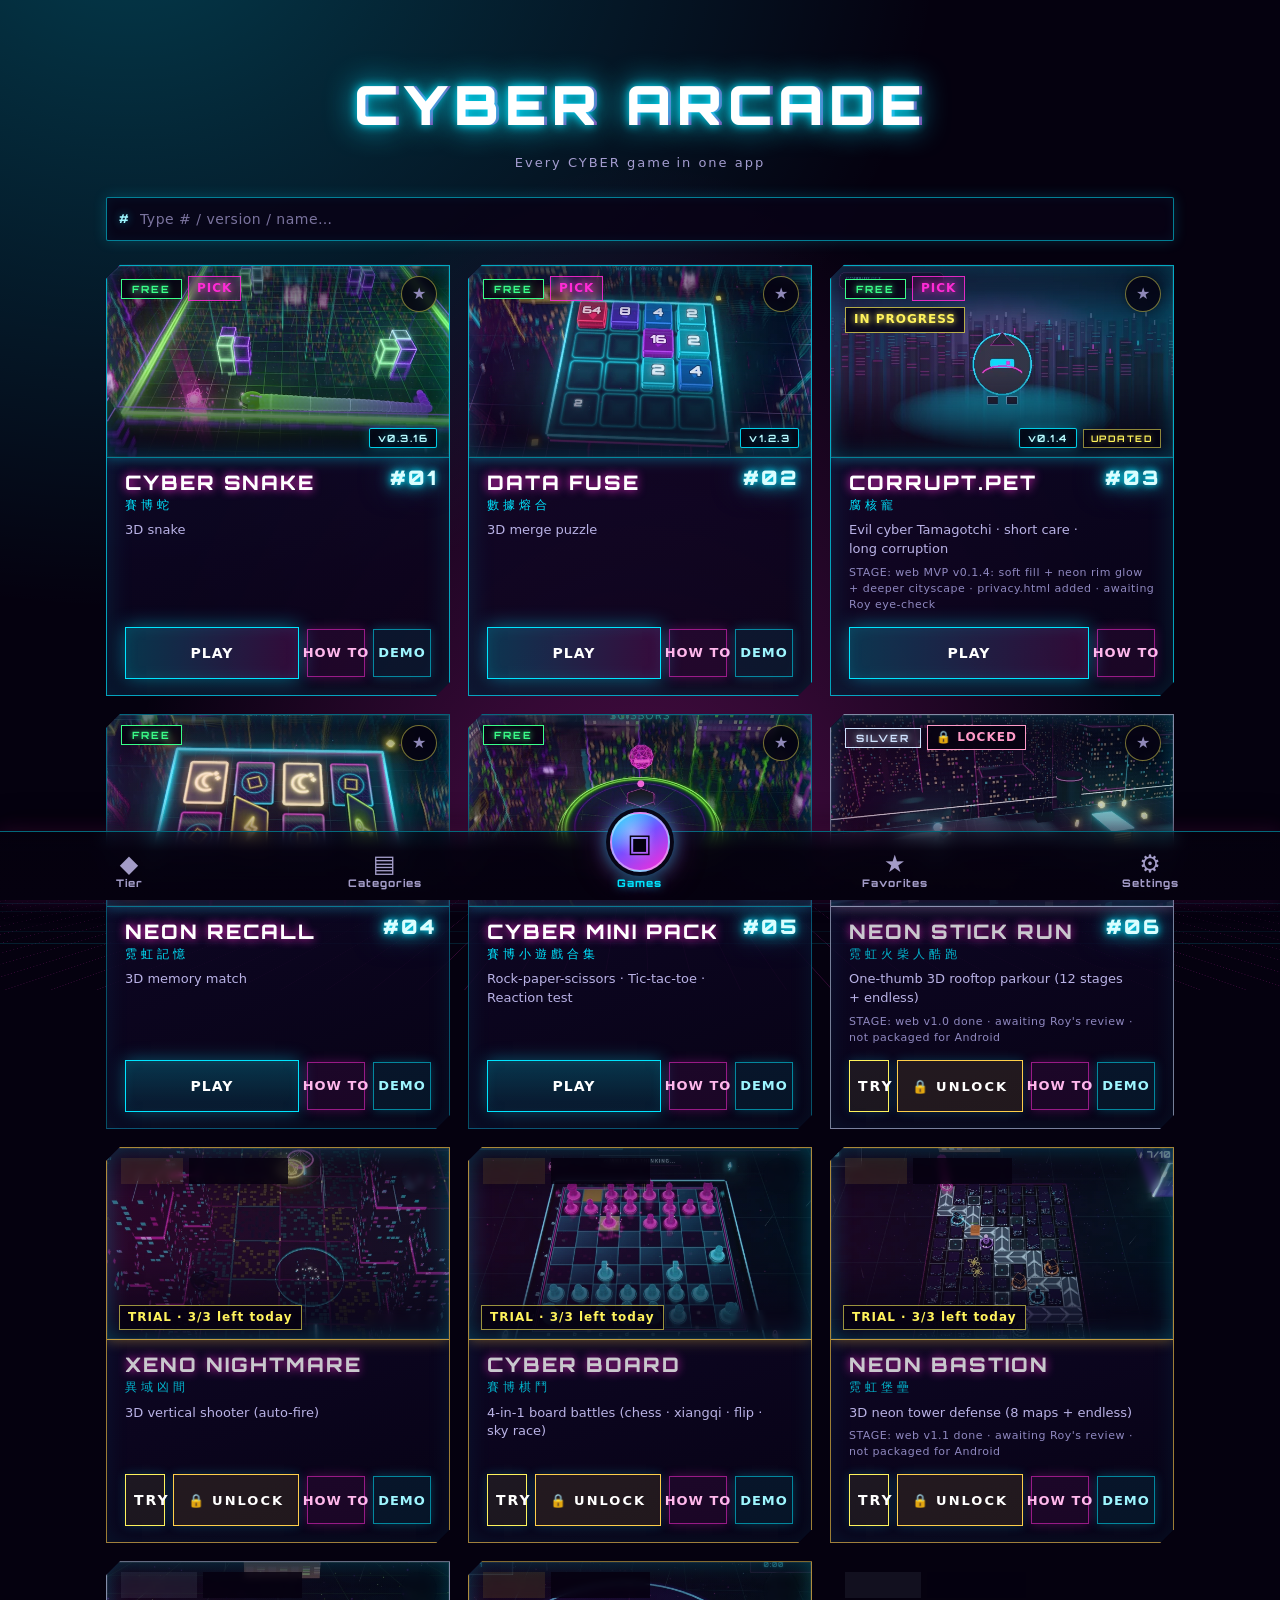
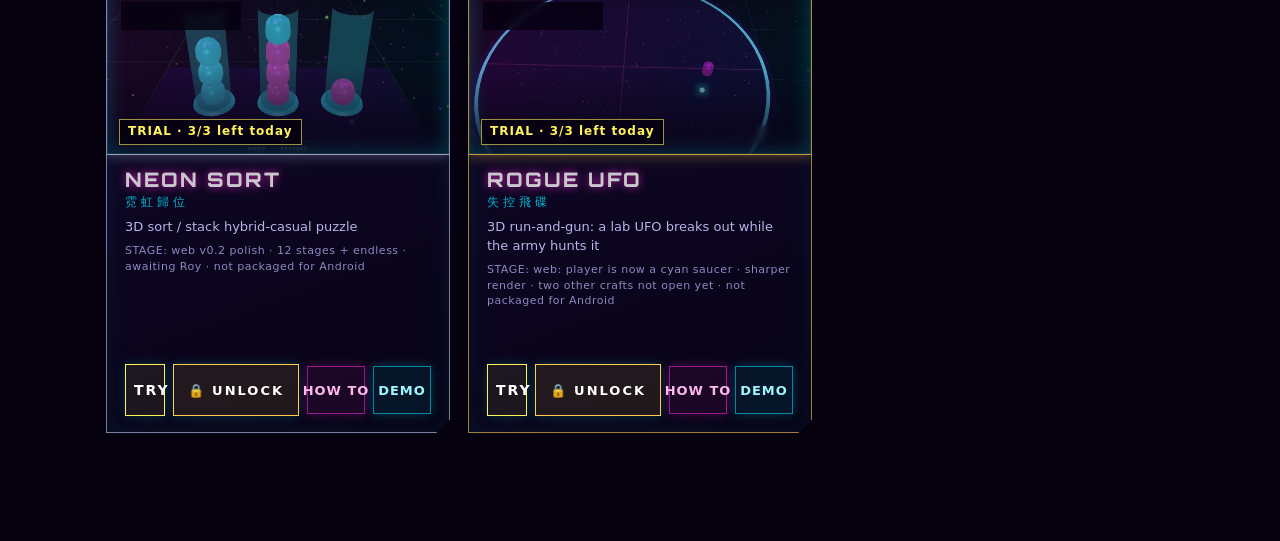
<file: index.html>
<!DOCTYPE html>
<html lang="zh-Hant-HK">
<head>
<meta charset="utf-8">
<!-- Root serves the real hub; old lab-kqsverjfjd paths redirect here. Keep noindex until launch. -->
<meta name="viewport" content="width=device-width, initial-scale=1, viewport-fit=cover">
<meta name="robots" content="noindex,nofollow">
<meta name="referrer" content="no-referrer">
<meta name="theme-color" content="#05010f">
<title data-i18n="doc.title">CYBER ARCADE</title>
<link rel="icon" href="data:,">
<link rel="stylesheet" href="css/hub.css?v=0.5.10">
</head>
<body>
<header id="hub-header">
  <h1>CYBER ARCADE</h1>
  <div class="sub" data-i18n-html="sub"></div>
</header>

<!-- tab panels: browse / categories / favorites share the game grid; profile + settings are own views -->
<section id="view-home" class="hub-view" data-view="browse">
  <div class="hub-search" id="hub-search">
    <div class="hub-search-inner">
      <span class="hub-search-ico" aria-hidden="true">#</span>
      <label class="sr-only" for="game-search" data-i18n="search.label">Search</label>
      <input id="game-search" type="search" inputmode="search" enterkeyhint="search" autocomplete="off" spellcheck="false" maxlength="48" placeholder="Search # / version / name">
      <button type="button" class="hub-search-clear hidden" id="game-search-clear" aria-label="Clear">×</button>
    </div>
  </div>
  <div class="cat-bar hidden" id="cat-bar" role="toolbar" aria-label="Categories"></div>
  <main id="list"><div class="err" data-i18n="loading"></div></main>
  <p class="empty-state hidden" id="empty-state"></p>
</section>

<section id="view-profile" class="hub-view hidden" data-view="profile" aria-label="Tier">
  <div class="settings-sheet profile-sheet">
    <h2 data-i18n="storeTitle"></h2>
    <div class="s-sub" data-i18n="storeSub"></div>
    <div id="tier-cards"></div>
  </div>
</section>

<section id="view-settings" class="hub-view hidden" data-view="settings" aria-label="Settings">
  <div class="settings-sheet">
    <h2 data-i18n="settings.title"></h2>
    <div class="set-block">
      <div class="set-label" data-i18n="settings.audio"></div>
      <button type="button" id="btn-mute" class="set-btn" aria-pressed="false"></button>
    </div>
    <div class="set-block">
      <div class="set-label" data-i18n="settings.language"></div>
      <button type="button" class="set-btn" id="btn-lang-settings" data-i18n="settings.langToggle"></button>
    </div>
    <div class="set-block">
      <label class="set-label" for="profile-name" data-i18n="settings.profile"></label>
      <p class="set-hint" data-i18n="settings.profileHint"></p>
      <input id="profile-name" class="set-input" type="text" maxlength="24" autocomplete="nickname" spellcheck="false">
      <button type="button" id="btn-save-profile" class="set-btn" data-i18n="settings.saveName"></button>
    </div>
    <div class="set-block">
      <div class="set-label" data-i18n="settings.billing"></div>
      <button type="button" id="btn-restore-settings" class="set-btn" data-i18n="restore"></button>
      <p class="set-hint" data-i18n="settings.restoreHint"></p>
      <a class="set-btn privacy-link" href="./privacy.html" data-i18n="about.privacy"></a>
    </div>
    <div class="set-block" id="settings-about">
      <div class="set-label" data-i18n="about.title"></div>
      <p class="about-blurb" data-i18n="about.body"></p>
      <p class="about-meta" id="about-meta"></p>
      <p class="set-hint" data-i18n="about.restoreCue"></p>
    </div>
  </div>
</section>

<!-- 5-slot hub bar: profile · cats · browse FAB · favs · settings -->
<nav class="tabbar" id="tabbar" role="tablist" aria-label="Hub navigation">
  <button type="button" role="tab" class="tab tab-profile" data-tab="profile" aria-selected="false" id="tab-profile">
    <span class="tab-ico" aria-hidden="true">◆</span>
    <span class="tab-label" data-i18n="tab.profile"></span>
  </button>
  <button type="button" role="tab" class="tab" data-tab="cats" aria-selected="false" id="tab-cats">
    <span class="tab-ico" aria-hidden="true">▤</span>
    <span class="tab-label" data-i18n="tab.cats"></span>
  </button>
  <button type="button" role="tab" class="tab tab-fab active" data-tab="browse" aria-selected="true" id="tab-browse">
    <span class="tab-fab-core" aria-hidden="true"><span class="tab-fab-ico">▣</span></span>
    <span class="tab-label" data-i18n="tab.browse"></span>
  </button>
  <button type="button" role="tab" class="tab" data-tab="favs" aria-selected="false" id="tab-favs">
    <span class="tab-ico" aria-hidden="true">★</span>
    <span class="tab-label" data-i18n="tab.favs"></span>
  </button>
  <button type="button" role="tab" class="tab" data-tab="settings" aria-selected="false" id="tab-settings">
    <span class="tab-ico" aria-hidden="true">⚙</span>
    <span class="tab-label" data-i18n="tab.settings"></span>
  </button>
</nav>

<!-- modal shell (store / trial / stub payment) -->
<div class="modal hidden" id="modal" role="dialog" aria-modal="true">
  <div class="sheet" id="sheet"></div>
</div>
<div class="toast hidden" id="toast"></div>

<!-- hidden DEV panel: tap the tier chip 7× or open with ?dev=1 -->
<div class="dev hidden" id="dev">
  <div class="dev-head"><b data-i18n="dev"></b><button id="dev-close" aria-label="close">×</button></div>
  <div class="dev-meta" id="dev-meta"></div>
  <button data-dev="silver" data-i18n="devSilver"></button>
  <button data-dev="gold" data-i18n="devGold"></button>
  <button data-dev="trials" data-i18n="devTrials"></button>
  <button data-dev="wipe" data-i18n="devWipe"></button>
  <button data-dev="reset" data-i18n="devReset"></button>
</div>
<script type="module" src="js/hub.js?v=0.5.10"></script>
</body>
</html>
</file>
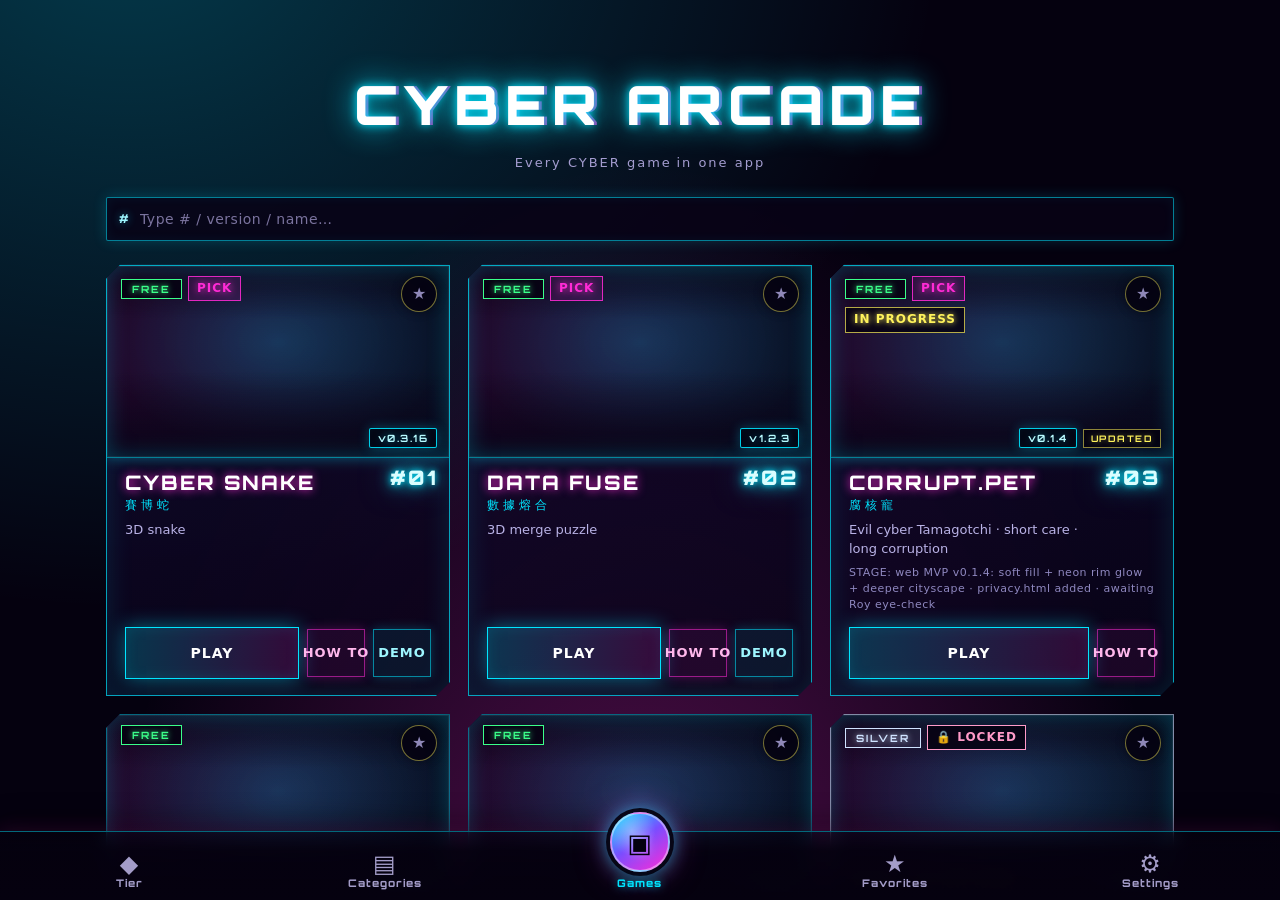
<file: lab-kqsverjfjd/index.html>
<!DOCTYPE html>
<html lang="zh-Hant-HK">
<head>
<meta charset="utf-8">
<meta name="viewport" content="width=device-width, initial-scale=1">
<meta name="robots" content="noindex,nofollow">
<meta name="referrer" content="no-referrer">
<meta http-equiv="refresh" content="0;url=../">
<title>CYBER ARCADE</title>
<link rel="icon" href="data:,">
</head>
<body><p><a href="../">CYBER ARCADE</a></p></body>
</html>
</file>
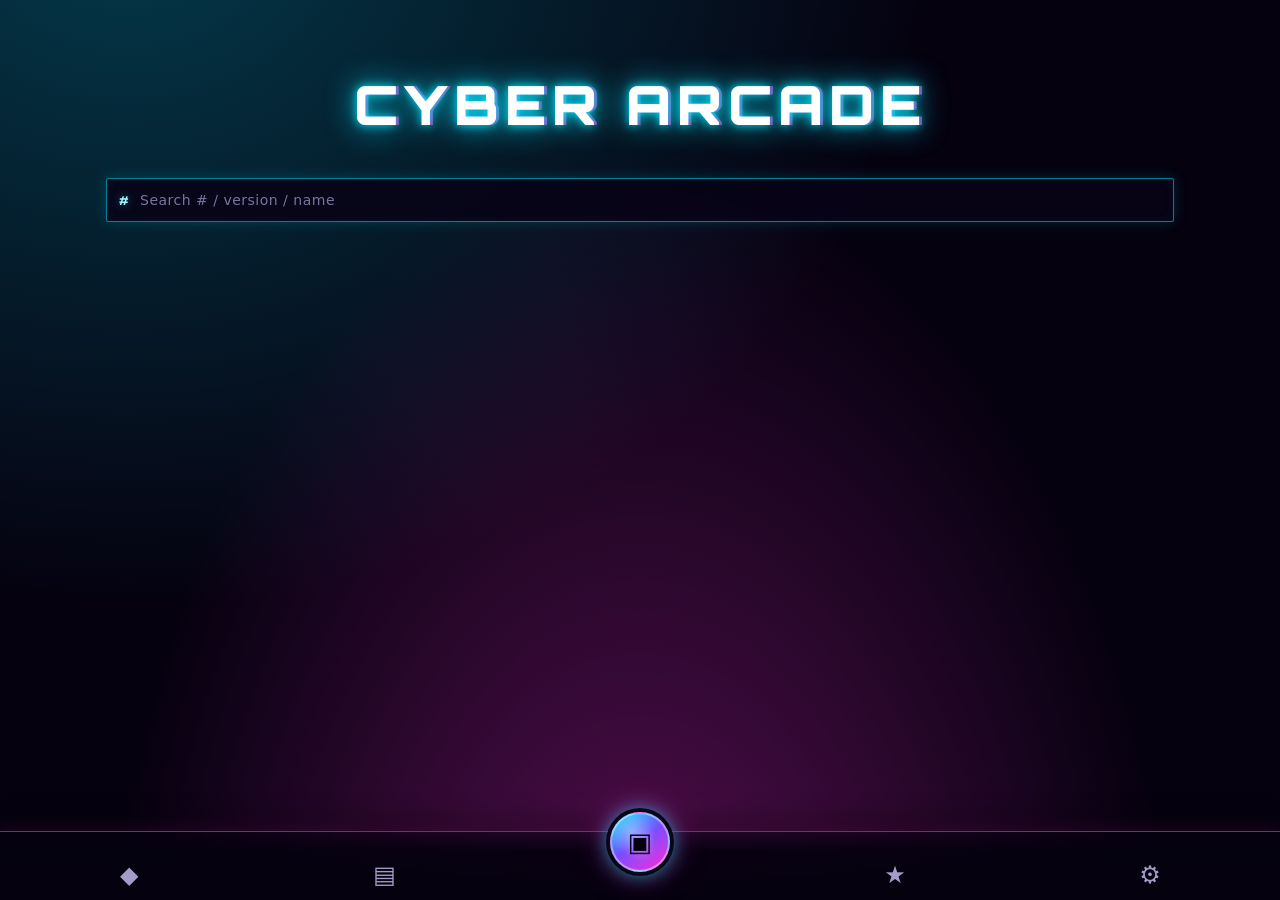
<file: lab-kqsverjfjd/hub/index.html>
<!DOCTYPE html>
<html lang="zh-Hant-HK">
<head>
<meta charset="utf-8">
<meta name="viewport" content="width=device-width, initial-scale=1">
<meta name="robots" content="noindex,nofollow">
<meta name="referrer" content="no-referrer">
<meta http-equiv="refresh" content="0;url=../../">
<title>CYBER ARCADE</title>
<link rel="icon" href="data:,">
</head>
<body><p><a href="../../">CYBER ARCADE</a></p></body>
</html>
</file>
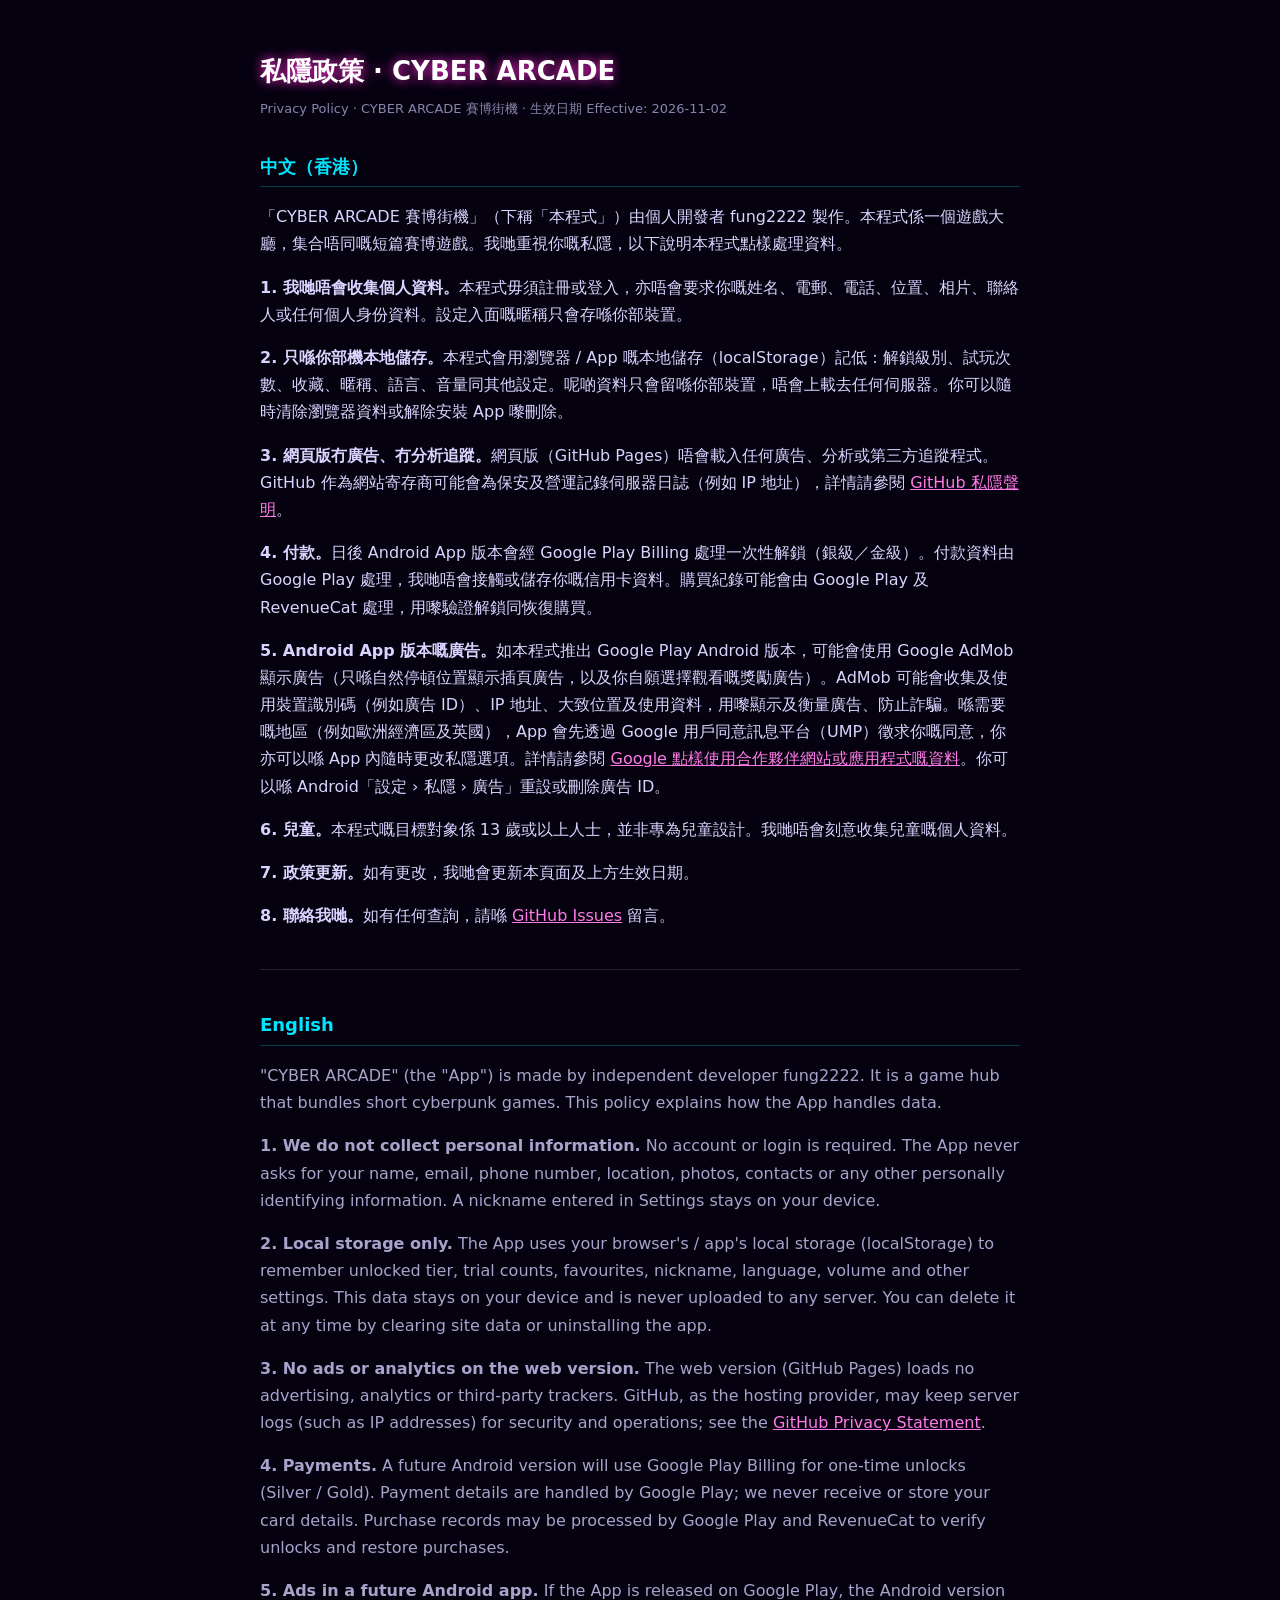
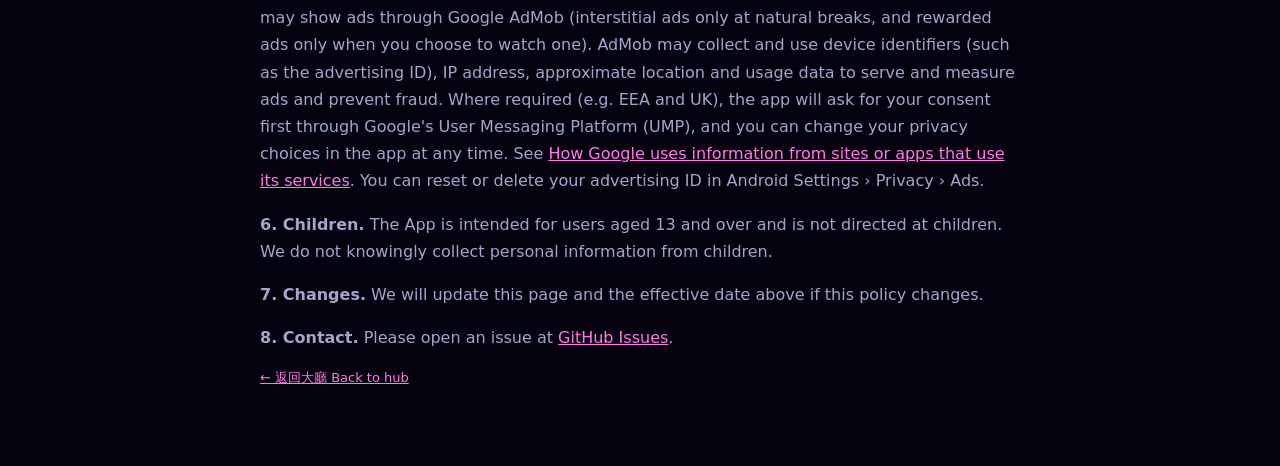
<file: privacy.html>
<!DOCTYPE html>
<html lang="zh-Hant-HK">
<head>
<meta charset="utf-8">
<meta name="viewport" content="width=device-width, initial-scale=1">
<meta name="robots" content="noindex,nofollow">
<title>私隱政策 Privacy Policy · CYBER ARCADE</title>
<style>
  body { margin: 0; background: #05010f; color: #d9d4ff; font: 16px/1.7 system-ui, -apple-system, "Noto Sans TC", "PingFang HK", sans-serif; }
  main { max-width: 760px; margin: 0 auto; padding: 32px 20px 64px; }
  h1 { color: #fff; font-size: 26px; text-shadow: 0 0 12px #ff2bd6; margin-bottom: 4px; }
  h2 { color: #00e5ff; font-size: 18px; margin-top: 32px; border-bottom: 1px solid #00e5ff44; padding-bottom: 4px; }
  .en { color: #a9a3cc; }
  a { color: #ff7ae6; }
  .meta { color: #8a84ad; font-size: 13px; }
  hr { border: 0; border-top: 1px solid #ffffff22; margin: 40px 0; }
</style>
</head>
<body>
<main>
<h1>私隱政策 · CYBER ARCADE</h1>
<div class="meta">Privacy Policy · CYBER ARCADE 賽博街機 · 生效日期 Effective: 2026-11-02</div>

<h2>中文（香港）</h2>
<p>「CYBER ARCADE 賽博街機」（下稱「本程式」）由個人開發者 fung2222 製作。本程式係一個遊戲大廳，集合唔同嘅短篇賽博遊戲。我哋重視你嘅私隱，以下說明本程式點樣處理資料。</p>
<p><b>1. 我哋唔會收集個人資料。</b>本程式毋須註冊或登入，亦唔會要求你嘅姓名、電郵、電話、位置、相片、聯絡人或任何個人身份資料。設定入面嘅暱稱只會存喺你部裝置。</p>
<p><b>2. 只喺你部機本地儲存。</b>本程式會用瀏覽器 / App 嘅本地儲存（localStorage）記低：解鎖級別、試玩次數、收藏、暱稱、語言、音量同其他設定。呢啲資料只會留喺你部裝置，唔會上載去任何伺服器。你可以隨時清除瀏覽器資料或解除安裝 App 嚟刪除。</p>
<p><b>3. 網頁版冇廣告、冇分析追蹤。</b>網頁版（GitHub Pages）唔會載入任何廣告、分析或第三方追蹤程式。GitHub 作為網站寄存商可能會為保安及營運記錄伺服器日誌（例如 IP 地址），詳情請參閱 <a href="https://docs.github.com/site-policy/privacy-policies/github-general-privacy-statement">GitHub 私隱聲明</a>。</p>
<p><b>4. 付款。</b>日後 Android App 版本會經 Google Play Billing 處理一次性解鎖（銀級／金級）。付款資料由 Google Play 處理，我哋唔會接觸或儲存你嘅信用卡資料。購買紀錄可能會由 Google Play 及 RevenueCat 處理，用嚟驗證解鎖同恢復購買。</p>
<p><b>5. Android App 版本嘅廣告。</b>如本程式推出 Google Play Android 版本，可能會使用 Google AdMob 顯示廣告（只喺自然停頓位置顯示插頁廣告，以及你自願選擇觀看嘅獎勵廣告）。AdMob 可能會收集及使用裝置識別碼（例如廣告 ID）、IP 地址、大致位置及使用資料，用嚟顯示及衡量廣告、防止詐騙。喺需要嘅地區（例如歐洲經濟區及英國），App 會先透過 Google 用戶同意訊息平台（UMP）徵求你嘅同意，你亦可以喺 App 內隨時更改私隱選項。詳情請參閱 <a href="https://policies.google.com/technologies/partner-sites">Google 點樣使用合作夥伴網站或應用程式嘅資料</a>。你可以喺 Android「設定 › 私隱 › 廣告」重設或刪除廣告 ID。</p>
<p><b>6. 兒童。</b>本程式嘅目標對象係 13 歲或以上人士，並非專為兒童設計。我哋唔會刻意收集兒童嘅個人資料。</p>
<p><b>7. 政策更新。</b>如有更改，我哋會更新本頁面及上方生效日期。</p>
<p><b>8. 聯絡我哋。</b>如有任何查詢，請喺 <a href="https://github.com/fung2222/cyber-arcade/issues">GitHub Issues</a> 留言。</p>

<hr>
<h2>English</h2>
<div class="en">
<p>"CYBER ARCADE" (the "App") is made by independent developer fung2222. It is a game hub that bundles short cyberpunk games. This policy explains how the App handles data.</p>
<p><b>1. We do not collect personal information.</b> No account or login is required. The App never asks for your name, email, phone number, location, photos, contacts or any other personally identifying information. A nickname entered in Settings stays on your device.</p>
<p><b>2. Local storage only.</b> The App uses your browser's / app's local storage (localStorage) to remember unlocked tier, trial counts, favourites, nickname, language, volume and other settings. This data stays on your device and is never uploaded to any server. You can delete it at any time by clearing site data or uninstalling the app.</p>
<p><b>3. No ads or analytics on the web version.</b> The web version (GitHub Pages) loads no advertising, analytics or third-party trackers. GitHub, as the hosting provider, may keep server logs (such as IP addresses) for security and operations; see the <a href="https://docs.github.com/site-policy/privacy-policies/github-general-privacy-statement">GitHub Privacy Statement</a>.</p>
<p><b>4. Payments.</b> A future Android version will use Google Play Billing for one-time unlocks (Silver / Gold). Payment details are handled by Google Play; we never receive or store your card details. Purchase records may be processed by Google Play and RevenueCat to verify unlocks and restore purchases.</p>
<p><b>5. Ads in a future Android app.</b> If the App is released on Google Play, the Android version may show ads through Google AdMob (interstitial ads only at natural breaks, and rewarded ads only when you choose to watch one). AdMob may collect and use device identifiers (such as the advertising ID), IP address, approximate location and usage data to serve and measure ads and prevent fraud. Where required (e.g. EEA and UK), the app will ask for your consent first through Google's User Messaging Platform (UMP), and you can change your privacy choices in the app at any time. See <a href="https://policies.google.com/technologies/partner-sites">How Google uses information from sites or apps that use its services</a>. You can reset or delete your advertising ID in Android Settings › Privacy › Ads.</p>
<p><b>6. Children.</b> The App is intended for users aged 13 and over and is not directed at children. We do not knowingly collect personal information from children.</p>
<p><b>7. Changes.</b> We will update this page and the effective date above if this policy changes.</p>
<p><b>8. Contact.</b> Please open an issue at <a href="https://github.com/fung2222/cyber-arcade/issues">GitHub Issues</a>.</p>
</div>
<p class="meta"><a href="./">← 返回大廳 Back to hub</a></p>
</main>
</body>
</html>
</file>
<file: css/hub.css>
/* screen-reader only */
.sr-only { position: absolute; width: 1px; height: 1px; padding: 0; margin: -1px; overflow: hidden; clip: rect(0,0,0,0); white-space: nowrap; border: 0; }
/* CYBER ARCADE hub — same neon style as the test lab, mobile-first. */
@font-face { font-family: 'Orbitron'; src: url('../assets/Orbitron.woff2') format('woff2'); font-weight: 400 900; font-display: swap; }
:root { --c1: #00e5ff; --c2: #ff2bd6; --c3: #fff35c; --ok: #3bff8a; --silver: #cfe3ff; --gold: #ffcf4a; --bg: #05010f; --zh: system-ui, -apple-system, "Noto Sans TC", "PingFang HK", sans-serif; }
* { box-sizing: border-box; }
body { margin: 0; min-height: 100vh; background: var(--bg); color: #ddd8ff; font-family: var(--zh); overflow-x: hidden; }
body.modal-open { overflow: hidden; }
body::before { content: ""; position: fixed; inset: 0; z-index: -2;
  background: radial-gradient(ellipse at 50% 120%, rgba(255,43,214,.35), transparent 60%), radial-gradient(ellipse at 10% -10%, rgba(0,229,255,.25), transparent 50%), var(--bg); }
body::after { content: ""; position: fixed; left: -50%; right: -50%; bottom: -10%; height: 55vh; z-index: -1; opacity: .35;
  background-image: linear-gradient(rgba(0,229,255,.5) 1px, transparent 1px), linear-gradient(90deg, rgba(255,43,214,.5) 1px, transparent 1px);
  background-size: 46px 46px; transform: perspective(400px) rotateX(62deg); transform-origin: bottom; animation: grid 3s linear infinite; mask-image: linear-gradient(transparent, #000 70%); }
@keyframes grid { to { background-position: 0 46px; } }
@media (prefers-reduced-motion: reduce) { body::after { animation: none; } }
/* Top bar retired (tier → bottom-left profile; language → settings only) */
.topbar { display: none !important; }
header { padding: calc(max(28px, env(safe-area-inset-top)) + 28px) 20px 18px; text-align: center; }
.kicker { font-family: 'Orbitron', sans-serif; font-size: 11px; letter-spacing: 6px; color: var(--c2); text-shadow: 0 0 8px var(--c2); }
@media (max-width: 759px) {
  .kicker { font-size: 10px; letter-spacing: 2px; line-height: 1.5; }
}
h1 { margin: 14px 0 16px; font-family: 'Orbitron', sans-serif; font-weight: 900; font-size: clamp(30px, 7vw, 54px); letter-spacing: 6px; color: #fff;
  text-shadow: 0 0 10px var(--c1), 0 0 30px var(--c1), 3px 0 0 rgba(255,43,214,.7); }
.sub { margin-top: 2px; margin-bottom: 6px; font-size: 13px; letter-spacing: 2px; color: #a49dd0;
  display: flex; flex-wrap: wrap; justify-content: center; align-items: baseline; column-gap: .35em; row-gap: 2px;
  line-height: 1.45; }
.sub .nw { white-space: nowrap; }
html[data-lang="zh"] .sub { letter-spacing: 1px; }
html[data-lang="en"] .sub { letter-spacing: 2px; }
.tierbar { display: flex; justify-content: center; gap: 10px; margin-top: 0; flex-wrap: wrap; }
.tier-chip, .unlock-btn { min-height: 40px; padding: 0 12px; font: 700 12px var(--zh); letter-spacing: 1px; color: #fff; cursor: pointer; border: 1px solid rgba(255,255,255,.3); background: rgba(10,4,30,.75); backdrop-filter: blur(4px); white-space: nowrap; }
.tier-chip b { font-family: 'Orbitron', var(--zh); margin-left: 4px; }
.tier-chip[data-tier="silver"] { border-color: var(--silver); box-shadow: 0 0 12px rgba(207,227,255,.35); } .tier-chip[data-tier="silver"] b { color: var(--silver); }
.tier-chip[data-tier="gold"] { border-color: var(--gold); box-shadow: 0 0 14px rgba(255,207,74,.45); } .tier-chip[data-tier="gold"] b { color: var(--gold); }
.unlock-btn { border-color: var(--gold); background: linear-gradient(90deg, rgba(255,207,74,.18), rgba(255,43,214,.18)); box-shadow: 0 0 12px rgba(255,207,74,.3); }
.ads-line { margin-top: 10px; font-size: 12px; color: #8f88b8; letter-spacing: 0.5px;
  display: flex; flex-wrap: wrap; justify-content: center; align-items: baseline; column-gap: .2em; row-gap: 2px; line-height: 1.45; }
.ads-line .nw { white-space: nowrap; }
html[data-lang="zh"] .ads-line { letter-spacing: 0; }
main { max-width: 1100px; margin: 0 auto; padding: 18px 16px 8px; display: grid; grid-template-columns: repeat(auto-fill, minmax(300px, 1fr)); gap: 16px; }
.card { position: relative; padding: 18px 18px 16px; background: linear-gradient(160deg, rgba(20,10,48,.85), rgba(8,3,22,.85)); border: 1px solid rgba(0,229,255,.35);
  clip-path: polygon(14px 0, 100% 0, 100% calc(100% - 14px), calc(100% - 14px) 100%, 0 100%, 0 14px); box-shadow: inset 0 0 24px rgba(0,229,255,.08); }
.card.t-silver { border-color: rgba(207,227,255,.55); } .card.t-gold { border-color: rgba(255,207,74,.6); }
/* thumbnail: full-bleed 16:9 at the top of the card, neon edge + gradient into the card body, overlays stay readable */
.card { padding: 0; display: flex; flex-direction: column; }
.card .body { position: relative; padding: 12px 18px 16px; flex: 1; display: flex; flex-direction: column; }
.card .body .links,
.card .body .links-pri { margin-top: auto; padding-top: 14px; }
.thumb { position: relative; margin: 0; aspect-ratio: 16 / 9; overflow: hidden; background: radial-gradient(ellipse at 50% 40%, rgba(0,229,255,.18), rgba(8,3,22,.95) 70%);
  border-bottom: 1px solid rgba(0,229,255,.55); box-shadow: 0 1px 12px rgba(0,229,255,.35); }
.card.t-silver .thumb { border-bottom-color: rgba(207,227,255,.7); box-shadow: 0 1px 12px rgba(207,227,255,.3); }
.card.t-gold .thumb { border-bottom-color: rgba(255,207,74,.75); box-shadow: 0 1px 12px rgba(255,207,74,.35); }
.thumb img { display: block; width: 100%; height: 100%; object-fit: cover; transition: transform .4s ease; }
.card:hover .thumb img { transform: scale(1.04); }
.thumb::before { content: ''; position: absolute; inset: 0; z-index: 1; pointer-events: none; box-shadow: inset 0 0 0 1px rgba(255,255,255,.06), inset 0 0 22px rgba(0,229,255,.25);
  background: linear-gradient(180deg, rgba(5,1,15,.55) 0%, rgba(5,1,15,0) 28%, rgba(5,1,15,0) 55%, rgba(8,3,22,.92) 100%), linear-gradient(90deg, rgba(255,43,214,.10), rgba(0,229,255,.06)); }
.card.locked .thumb img { filter: saturate(.75) brightness(.85); }
.thumb .ov { position: absolute; z-index: 2; display: flex; gap: 6px; align-items: center; }
.thumb .ov-tl { top: 10px; left: 14px; flex-wrap: wrap; max-width: 70%; } .thumb .ov-tr { top: 10px; right: 12px; } .thumb .ov-bl { left: 12px; bottom: 9px; }
.thumb .ov-br { right: 12px; bottom: 9px; flex-wrap: wrap; justify-content: flex-end; max-width: 55%; }
.thumb .badge.ver {
  color: #b8fbff;
  border: 1px solid rgba(0,229,255,.9);
  background: rgba(5,1,15,.92);
  font: 700 10px 'Orbitron', ui-monospace, monospace; letter-spacing: 1.5px;
  text-shadow: 0 0 8px rgba(0,229,255,.65);
  padding: 3px 8px;
  box-shadow: 0 0 12px rgba(0,229,255,.3), inset 0 0 8px rgba(0,229,255,.08);
  border-radius: 2px;
}
.thumb .badge.ver-fresh {
  color: var(--c3); border-color: rgba(255,243,92,.55); background: rgba(5,1,15,.78);
  font: 700 9px 'Orbitron', var(--zh); letter-spacing: 1.5px; padding: 3px 7px;
  text-shadow: 0 0 6px rgba(255,243,92,.45);
}
.thumb .badge { background: rgba(5,1,15,.78); backdrop-filter: blur(3px); }
.thumb .badge.free { background: rgba(5,1,15,.78); }
.thumb .state { padding: 3px 8px; background: rgba(5,1,15,.8); border: 1px solid currentColor; backdrop-filter: blur(3px); font-weight: 700; }
.thumb .trial { margin: 0; padding: 3px 8px; background: rgba(5,1,15,.82); border: 1px solid rgba(255,243,92,.6); font-weight: 700; }
.thumb .trial.none { border-color: rgba(255,122,154,.7); }
.card.locked .name, .card.locked .alt { opacity: .78; }
.card .idx {
  position: absolute; right: 12px; top: 8px; z-index: 2;
  font-family: 'Orbitron', sans-serif; font-size: 20px; font-weight: 900;
  letter-spacing: 2px; line-height: 1.2;
  color: #d9feff;
  text-shadow: 0 0 6px #00e5ff, 0 0 16px rgba(0,229,255,.9), 0 0 32px rgba(0,229,255,.55);
}
.name { font-size: 24px; font-weight: 800; letter-spacing: 2px; color: #fff; text-shadow: 0 0 10px var(--c2); padding-right: 56px;
  line-height: 1.25; overflow-wrap: break-word; text-wrap: pretty; }
html[data-lang="zh"] .name { letter-spacing: 1px; }
html[data-lang="en"] .name { font-family: 'Orbitron', var(--zh); font-size: 20px; }
.alt { font-family: 'Orbitron', var(--zh); font-size: 12px; letter-spacing: 4px; color: var(--c1); margin-top: 2px; }
.genre { margin-top: 8px; font-size: 13px; color: #b9b2e6; }
.badges { display: flex; gap: 8px; align-items: center; flex-wrap: wrap; margin-top: 10px; }
.badge { padding: 3px 10px; font: 700 10px 'Orbitron', var(--zh); letter-spacing: 2px; border: 1px solid currentColor; }
.badge.free { color: var(--ok); text-shadow: 0 0 6px var(--ok); }
.badge.silver { color: var(--silver); text-shadow: 0 0 6px rgba(207,227,255,.8); background: rgba(207,227,255,.08); }
.badge.gold { color: var(--gold); text-shadow: 0 0 6px var(--gold); background: rgba(255,207,74,.1); }
.state { font-size: 12px; letter-spacing: 1px; }
.state.lock { color: #ff9ac8; } .state.open { color: var(--ok); } .state.wip { color: var(--c3); text-shadow: 0 0 6px var(--c3); border-color: rgba(255,243,92,.7); }
.trial { margin-top: 8px; font-size: 12px; color: var(--c3); letter-spacing: 1px; }
.trial.none { color: #ff7a9a; }
.links { display: flex; gap: 8px; margin-top: 14px; }
.links button, .links a { flex: 1; min-height: 44px; text-align: center; padding: 10px 8px; text-decoration: none; color: #fff; font: 700 13px var(--zh); letter-spacing: 2px; cursor: pointer;
  border: 1px solid var(--c1); background: rgba(0,229,255,.1); box-shadow: 0 0 10px rgba(0,229,255,.2); }
.links .try { border-color: var(--c3); background: rgba(255,243,92,.08); }
.stage { margin-top: 6px; font-size: 11px; color: #8f88c0; letter-spacing: .5px; }
.links .unl { border-color: var(--gold); background: rgba(255,207,74,.1); flex: 0 0 auto; padding: 10px 14px; }
.links button:active { transform: scale(.97); }
.web-note { max-width: 860px; margin: 10px auto 0; padding: 0 20px; font-size: 12px; line-height: 1.6; color: #8f88b8; text-align: center;
  display: flex; flex-wrap: wrap; justify-content: center; column-gap: .25em; row-gap: 2px; }
.web-note .nw { white-space: nowrap; }
footer { text-align: center; padding: 12px 16px max(30px, env(safe-area-inset-bottom)); font-size: 11px; color: #6f6996; letter-spacing: 1px; }
.err { grid-column: 1 / -1; text-align: center; color: #ff8aa5; }
.lang-btn { position: static; flex-shrink: 0; min-width: 44px; height: 40px; padding: 0 10px;
  background: rgba(10,4,30,.75); border: 1px solid var(--c1); color: #fff; font: 700 14px 'Orbitron', var(--zh); letter-spacing: 1px; cursor: pointer; backdrop-filter: blur(4px); }
/* modal */
.modal { position: fixed; inset: 0; z-index: 20; display: flex; align-items: flex-end; justify-content: center; background: rgba(2,0,10,.72); backdrop-filter: blur(4px); }
.modal.hidden, .toast.hidden, .dev.hidden, .hidden { display: none; }
.sheet { width: 100%; max-width: 980px; max-height: 92vh; overflow: auto; padding: 22px 18px max(18px, env(safe-area-inset-bottom)); background: linear-gradient(170deg, #160a36, #07021a);
  border-top: 1px solid var(--c1); box-shadow: 0 -10px 40px rgba(0,229,255,.25); }
@media (min-width: 760px) { .modal { align-items: center; } .sheet { border: 1px solid var(--c1); padding: 26px 26px 22px; } .sheet.small { max-width: 480px; } }
.sheet h2 { margin: 0; font: 900 22px 'Orbitron', var(--zh); letter-spacing: 4px; color: #fff; text-shadow: 0 0 10px var(--c1); text-align: center; }
.s-sub { text-align: center; color: #a49dd0; font-size: 13px; margin-top: 8px; letter-spacing: 2px; }
.sheet p { line-height: 1.6; }
.reason { margin: 14px 0 0; padding: 10px 12px; border: 1px solid rgba(255,122,154,.6); color: #ffc2d1; font-size: 13px; background: rgba(255,43,100,.08); }
.stub-tag { display: block; width: max-content; margin: 10px auto 0; padding: 4px 12px; font: 700 10px 'Orbitron', var(--zh); letter-spacing: 2px; color: rgba(207,200,255,.7); border: 1px solid rgba(207,200,255,.28); border-radius: 999px; background: transparent; }
.tiers { display: grid; grid-template-columns: 1fr; gap: 14px; margin-top: 18px; }
@media (min-width: 760px) { .tiers { grid-template-columns: repeat(3, 1fr); } }
.tier { padding: 20px; border: 1px solid rgba(255,255,255,.22); border-radius: 12px; background: linear-gradient(165deg, rgba(22,10,50,.72), rgba(8,3,22,.72)); box-shadow: 0 0 20px rgba(0,229,255,.1), inset 0 0 26px rgba(0,229,255,.04); display: flex; flex-direction: column; }
.tier.silver { border-color: rgba(207,227,255,.55); box-shadow: 0 0 20px rgba(207,227,255,.18); }
.tier.gold { border-color: var(--gold); box-shadow: 0 0 26px rgba(255,207,74,.32), inset 0 0 26px rgba(255,207,74,.05); }
.tier.cur { outline: 2px solid var(--ok); outline-offset: -2px; }
.tier-h { display: flex; justify-content: space-between; align-items: center; gap: 8px; }
.tier-h b { font: 900 18px 'Orbitron', var(--zh); letter-spacing: 3px; }
.tier.silver .tier-h b { color: var(--silver); } .tier.gold .tier-h b { color: var(--gold); } .tier.free .tier-h b { color: var(--ok); }
.price { font: 900 18px 'Orbitron', var(--zh); color: #fff; background: rgba(255,255,255,.08); border: 1px solid rgba(255,255,255,.18); border-radius: 999px; padding: 3px 12px; }
.tier ul { margin: 12px 0 14px; padding-left: 0; list-style: none; font-size: 13px; line-height: 1.8; color: #cfc8ff; flex: 1; }
.tier ul li { position: relative; padding-left: 22px; }
.tier ul li::before { content: '✓'; position: absolute; left: 0; color: var(--ok); text-shadow: 0 0 6px var(--ok); }
.tier li.future { color: var(--c3); font-weight: 700; }
.tier li.future::before { content: '＋'; color: var(--c3); }
.tier .games { font-size: 12px; color: #a49dd0; margin-top: 8px; line-height: 1.7; }
.tier button, .sheet .row button { width: 100%; min-height: 48px; font: 700 14px var(--zh); letter-spacing: 2px; color: #fff; cursor: pointer; border: 1px solid var(--c1); border-radius: 8px; background: linear-gradient(180deg, rgba(0,229,255,.2), rgba(0,229,255,.05)); box-shadow: 0 0 14px rgba(0,229,255,.22); transition: box-shadow .15s, transform .15s; }
.tier.gold button { border-color: var(--gold); background: linear-gradient(180deg, rgba(255,207,74,.24), rgba(255,207,74,.05)); box-shadow: 0 0 16px rgba(255,207,74,.28); }
.tier button[disabled] { opacity: .55; cursor: default; border-color: var(--ok); color: var(--ok); background: transparent; }
.upnote { font-size: 12px; color: var(--gold); margin: 0 0 8px; }
.fine { font-size: 11.5px; line-height: 1.6; color: #8f88b8; margin: 14px 0 0; }
.sheet .row { display: flex; gap: 10px; margin-top: 14px; }
.sheet .row .ghost { background: transparent; border-color: rgba(255,255,255,.3); }
.restore { margin-top: 14px; text-align: center; }
.restore button { min-height: 44px; padding: 0 18px; font: 700 13px var(--zh); letter-spacing: 2px; color: #fff; border: 1px solid rgba(255,255,255,.4); background: transparent; cursor: pointer; }
.toast { position: fixed; left: 50%; bottom: max(24px, env(safe-area-inset-bottom)); transform: translateX(-50%); z-index: 30; padding: 12px 18px; background: #12082c; border: 1px solid var(--c1); color: #fff; font-size: 14px; max-width: 90vw; text-align: center; box-shadow: 0 0 20px rgba(0,229,255,.3); }
.dev { position: fixed; left: 12px; bottom: 12px; z-index: 40; width: 270px; padding: 10px; background: #1a0f00; border: 2px dashed var(--c3); color: var(--c3); font-size: 12px; }
.dev-head { display: flex; justify-content: space-between; align-items: center; margin-bottom: 6px; }
.dev-head button { background: none; border: 0; color: var(--c3); font-size: 18px; cursor: pointer; }
.dev-meta { margin-bottom: 6px; word-break: break-all; }
.dev [data-dev] { display: block; width: 100%; margin-top: 6px; min-height: 34px; background: transparent; border: 1px solid var(--c3); color: var(--c3); cursor: pointer; font-size: 12px; }

/* —— commercial polish: card lift, video preview, select flash, focus-visible —— */
.card {
  transition: transform .22s ease, box-shadow .22s ease, border-color .22s ease;
}
.card:hover, .card:focus-within {
  transform: translateY(-6px);
  box-shadow: inset 0 0 28px rgba(0,229,255,.14), 0 0 22px rgba(0,229,255,.45), 0 12px 28px rgba(0,0,0,.35);
  border-color: rgba(0,229,255,.85);
}
.card.t-silver:hover, .card.t-silver:focus-within {
  border-color: rgba(207,227,255,.95);
  box-shadow: inset 0 0 28px rgba(207,227,255,.12), 0 0 22px rgba(207,227,255,.4), 0 12px 28px rgba(0,0,0,.35);
}
.card.t-gold:hover, .card.t-gold:focus-within {
  border-color: rgba(255,207,74,.95);
  box-shadow: inset 0 0 28px rgba(255,207,74,.12), 0 0 24px rgba(255,207,74,.45), 0 12px 28px rgba(0,0,0,.35);
}
.card:focus-visible, .card:has(:focus-visible) {
  outline: 2px solid var(--c1);
  outline-offset: 3px;
}
.thumb video {
  position: absolute; inset: 0; display: block; width: 100%; height: 100%;
  object-fit: cover; opacity: 0; transition: opacity .35s ease; z-index: 0; pointer-events: none;
}
.thumb.has-preview.playing video { opacity: 1; }
.thumb.has-preview.playing img { opacity: 0; }
.thumb img { transition: transform .4s ease, opacity .35s ease; }
.links button, .links a, .tier-chip, .unlock-btn, .lang-btn {
  transition: transform .15s ease, box-shadow .15s ease, border-color .15s ease, background .15s ease;
}
.links button:focus-visible, .links a:focus-visible, .tier-chip:focus-visible, .unlock-btn:focus-visible, .lang-btn:focus-visible {
  outline: 2px solid var(--c3); outline-offset: 2px;
}
/* Snappy tactile press FX (~180ms) — any card action button */
.links button.btn-press,
.links a.btn-press,
.fav-btn.btn-press,
button.btn-press {
  animation: btnPress .18s ease-out;
}
@keyframes btnPress {
  0% { transform: scale(1); filter: brightness(1); }
  35% {
    transform: scale(.94);
    filter: brightness(1.35);
    box-shadow: 0 0 22px rgba(0,229,255,.85), 0 0 36px rgba(255,43,214,.5);
    border-color: #fff;
  }
  100% { transform: scale(1); filter: brightness(1); }
}
@media (prefers-reduced-motion: reduce) {
  .card, .thumb img, .thumb video, .links button, .links a { transition: none !important; }
  .card:hover, .card:focus-within { transform: none; }
  .card:hover .thumb img { transform: none; }
  .links button.btn-press, .links a.btn-press, .fav-btn.btn-press, button.btn-press { animation: none; }
  .thumb.has-preview.playing video { opacity: 0 !important; }
  .thumb.has-preview.playing img { opacity: 1 !important; }
}

/* —— hub ranking polish 2026-10-31: featured first, denser mobile, clearer CTA —— */
.state.featured {
  color: var(--c2); border-color: rgba(255,43,214,.85); text-shadow: 0 0 8px var(--c2);
  background: rgba(255,43,214,.12);
}
.card.featured {
  border-color: rgba(0,229,255,.7);
  box-shadow: inset 0 0 28px rgba(0,229,255,.14), 0 0 18px rgba(255,43,214,.28), 0 0 22px rgba(0,229,255,.22);
}
.card.featured:hover, .card.featured:focus-within {
  border-color: rgba(0,229,255,.95);
  box-shadow: inset 0 0 32px rgba(0,229,255,.18), 0 0 28px rgba(255,43,214,.4), 0 0 26px rgba(0,229,255,.5), 0 12px 28px rgba(0,0,0,.35);
}
.card.featured .links-pri .play-main {
  border-color: var(--c1);
  background: linear-gradient(90deg, rgba(0,229,255,.22), rgba(255,43,214,.16));
}
/* Standalone fighter (product split): still listed for discovery, visually quieter */
.card.standalone {
  opacity: .92;
  border-color: rgba(207,227,255,.35);
}
.card.standalone .name { text-shadow: 0 0 8px rgba(255,43,214,.45); }
/* Desktop: featured pair lead the grid as a stronger first row */
@media (min-width: 760px) {
  main {
    grid-template-columns: repeat(auto-fill, minmax(320px, 1fr));
    gap: 18px;
  }
  .card.featured {
    grid-column: span 1;
  }
}
@media (min-width: 980px) {
  /* Keep a stable 3-col grid so featured snake + numbers sit as a clear lead pair */
  main:has(.card.featured) {
    grid-template-columns: repeat(3, 1fr);
  }
}
/* Mobile: less header dead space, thumb-friendly play row, tighter card stack */
@media (max-width: 759px) {
  header {
    padding: calc(max(22px, env(safe-area-inset-top)) + 22px) 14px 14px;
  }
  h1 { font-size: clamp(26px, 8vw, 40px); letter-spacing: 4px; margin: 12px 0 14px; }
  .sub { font-size: 12px; margin-top: 2px; margin-bottom: 4px; }
  .ads-line { margin-top: 6px; font-size: 11px; }
  main {
    padding: 10px 12px 6px;
    gap: 12px;
    grid-template-columns: 1fr;
  }
  .card .body { padding: 10px 14px 12px; }
  .card .body .links,
  .card .body .links-pri { padding-top: 10px; }
  .name { font-size: 22px; }
  .links, .links-pri { gap: 6px; margin-top: 10px; }
  .links-pri .play-main, .links-pri .try { min-height: 52px; }
  .links-pri .unl { min-height: 46px; }
  .links-pri .howto, .links-pri .demo { min-height: 46px; padding: 10px 4px; font-size: 13px; }
  .card.featured .links-pri .play-main { min-height: 52px; }
  .web-note { margin-top: 6px; padding: 0 14px; }
  footer { padding-top: 8px; }
}

/* —— hub typography: keep CJK phrases / Latin words intact —— */
.kicker { overflow-wrap: break-word; text-wrap: balance; }
.alt { line-height: 1.35; overflow-wrap: break-word; }
.genre, .stage, .ads-line, .web-note, .trial, .state {
  line-height: 1.45; overflow-wrap: break-word; text-wrap: pretty;
}
/* Prefer wrapping after CJK punctuation / spaces rather than mid-Latin-word */
html[data-lang="en"] .genre, html[data-lang="en"] .ads-line, html[data-lang="en"] .web-note,
html[data-lang="en"] .stage, html[data-lang="en"] .trial {
  word-break: normal; hyphens: none;
}
.tier-chip, .unlock-btn { word-break: keep-all; }
.badge { white-space: nowrap; }
.sheet .s-sub, .sheet h2, .tier-h b {
  overflow-wrap: break-word; text-wrap: balance;
}
.tier .games, .tier ul { line-height: 1.55; overflow-wrap: break-word; text-wrap: pretty; }

/* —— sticky bottom 5-tab nav (profile / cats / browse FAB / favs / settings) —— */
/* Industry-ish mobile sizes: side icons ~24px, labels ~10–11px, bar ~56–64px; FAB ~60px */
.tabbar {
  position: fixed; left: 0; right: 0; bottom: 0; z-index: 15;
  display: grid; grid-template-columns: repeat(5, 1fr); gap: 0;
  padding: 6px 2px max(6px, env(safe-area-inset-bottom));
  background: linear-gradient(180deg, rgba(5,1,15,.55) 0%, rgba(5,1,15,.94) 28%, #05010f 100%);
  border-top: 1px solid rgba(0,229,255,.45);
  box-shadow: 0 -8px 28px rgba(0,0,0,.45), 0 -1px 18px rgba(255,43,214,.18);
  backdrop-filter: blur(8px);
}
.tabbar .tab {
  appearance: none; -webkit-appearance: none;
  position: relative;
  display: flex; flex-direction: column; align-items: center; justify-content: flex-end;
  gap: 3px; min-height: 56px; padding: 6px 1px 4px;
  background: transparent; border: 0; color: #a39cc8;
  font: 800 10.5px var(--zh); letter-spacing: .6px; cursor: pointer;
  -webkit-font-smoothing: antialiased;
  transition: color .15s ease, text-shadow .15s ease, transform .15s ease;
}
.tabbar .tab .tab-ico {
  font-size: 24px; line-height: 1; color: inherit; font-weight: 800;
  text-shadow: 0 0 8px transparent;
}
.tabbar .tab .tab-label {
  font-weight: 800; line-height: 1.1; font-size: 10.5px;
}
.tabbar .tab.active, .tabbar .tab[aria-selected="true"] {
  color: var(--c1);
  text-shadow: 0 0 10px rgba(0,229,255,.55);
}
.tabbar .tab.active .tab-ico, .tabbar .tab[aria-selected="true"] .tab-ico {
  color: var(--c2);
  text-shadow: 0 0 10px rgba(255,43,214,.7);
}
.tabbar .tab:active { transform: scale(.96); }
.tabbar .tab:focus-visible {
  outline: 2px solid var(--c3); outline-offset: -2px;
}
html[data-lang="en"] .tabbar .tab {
  font-family: 'Orbitron', var(--zh); font-size: 10px; font-weight: 800; letter-spacing: 1px;
}

/* center browse FAB — raised neon circle, prominent but not oversized */
.tabbar .tab-fab {
  justify-content: flex-end;
  overflow: visible;
  z-index: 2;
}
.tabbar .tab-fab .tab-fab-core {
  position: absolute;
  left: 50%;
  bottom: 22px;
  transform: translateX(-50%);
  width: 60px; height: 60px; border-radius: 50%;
  display: flex; align-items: center; justify-content: center;
  background:
    radial-gradient(circle at 35% 30%, rgba(255,255,255,.35), transparent 45%),
    linear-gradient(145deg, #00e5ff 0%, #7a4dff 48%, #ff2bd6 100%);
  border: 2px solid rgba(255,255,255,.42);
  box-shadow:
    0 0 0 4px rgba(5,1,15,.92),
    0 0 16px rgba(0,229,255,.65),
    0 0 28px rgba(255,43,214,.45),
    0 8px 18px rgba(0,0,0,.5);
  transition: transform .15s ease, box-shadow .15s ease;
}
.tabbar .tab-fab .tab-fab-ico {
  font-size: 26px; line-height: 1; color: #05010f;
  text-shadow: 0 0 8px rgba(255,255,255,.35);
  font-weight: 900;
}
.tabbar .tab-fab .tab-label {
  position: relative; z-index: 1;
  margin-top: 2px;
  color: #8f88b8;
}
.tabbar .tab-fab.active .tab-label,
.tabbar .tab-fab[aria-selected="true"] .tab-label {
  color: var(--c1);
  text-shadow: 0 0 10px rgba(0,229,255,.55);
}
.tabbar .tab-fab.active .tab-fab-core,
.tabbar .tab-fab[aria-selected="true"] .tab-fab-core {
  box-shadow:
    0 0 0 4px rgba(5,1,15,.92),
    0 0 20px rgba(0,229,255,.85),
    0 0 34px rgba(255,43,214,.55),
    0 10px 20px rgba(0,0,0,.5);
}
.tabbar .tab-fab:active { transform: none; }
.tabbar .tab-fab:active .tab-fab-core { transform: translateX(-50%) scale(.94); }
.tabbar .tab-fab:focus-visible .tab-fab-core {
  outline: 2px solid var(--c3); outline-offset: 3px;
}

/* pad page content so cards / footer clear the sticky tab bar + FAB */
body {
  /* 96px: tabbar 69px + 12px breathing room above the 60px Games FAB (A3) */
  padding-bottom: calc(96px + env(safe-area-inset-bottom));
}
.hub-view.hidden { display: none !important; }
#view-home main {
  padding-bottom: 12px;
}
footer {
  padding-bottom: 16px;
}
.toast {
  bottom: calc(90px + env(safe-area-inset-bottom));
}
.dev {
  bottom: calc(90px + env(safe-area-inset-bottom));
}

/* category chip bar (分類 tab) */
.cat-bar {
  max-width: 1100px; margin: 0 auto; padding: 4px 12px 2px;
  display: flex; flex-wrap: wrap; gap: 8px; justify-content: center;
}
.cat-bar.hidden { display: none; }
.cat-chip {
  min-height: 34px; padding: 0 12px;
  font: 700 12px var(--zh); letter-spacing: 1px; color: #cfc8ff; cursor: pointer;
  border: 1px solid rgba(0,229,255,.35); background: rgba(10,4,30,.7);
  border-radius: 999px;
}
.cat-chip.active {
  color: #05010f; background: linear-gradient(90deg, var(--c1), #7af0ff);
  border-color: var(--c1); box-shadow: 0 0 14px rgba(0,229,255,.45);
  font-weight: 800;
}
.cat-chip:focus-visible { outline: 2px solid var(--c3); outline-offset: 2px; }



/* Hub search — find by card # / version / id / name */
.hub-search {
  max-width: 1100px; margin: 0 auto; padding: 0 16px 6px;
}
.hub-search-inner {
  display: flex; align-items: center; gap: 8px;
  padding: 0 12px;
  min-height: 44px;
  border: 1px solid rgba(0,229,255,.55);
  background: rgba(8,3,22,.88);
  box-shadow: 0 0 14px rgba(0,229,255,.18), inset 0 0 12px rgba(0,229,255,.06);
  border-radius: 2px;
}
.hub-search-ico {
  flex: 0 0 auto;
  font: 700 12px 'Orbitron', var(--zh);
  letter-spacing: 1px;
  color: #9ef6ff;
  text-shadow: 0 0 8px rgba(0,229,255,.45);
}
.hub-search input {
  flex: 1 1 auto;
  min-width: 0;
  height: 42px;
  border: 0; outline: 0;
  background: transparent;
  color: #e8e4ff;
  font: 600 14px var(--zh);
  letter-spacing: .5px;
}
.hub-search input::placeholder { color: #7a739e; font-weight: 500; }
.hub-search input:focus { color: #fff; }
.hub-search-inner:focus-within {
  border-color: rgba(0,229,255,.95);
  box-shadow: 0 0 18px rgba(0,229,255,.35), inset 0 0 12px rgba(0,229,255,.1);
}
.hub-search-clear {
  flex: 0 0 auto;
  min-width: 36px; min-height: 36px;
  padding: 0 8px;
  border: 1px solid rgba(255,43,214,.45);
  background: rgba(255,43,214,.08);
  color: #ffb8ec;
  font: 700 12px var(--zh);
  cursor: pointer;
  border-radius: 2px;
}
.hub-search-clear.hidden { display: none; }
.hub-search-clear:focus-visible { outline: 2px solid var(--c3); outline-offset: 2px; }
@media (max-width: 759px) {
  .hub-search { padding: 0 12px 4px; }
}
/* empty states (favorites / filtered categories) */
.empty-state {
  max-width: 520px; margin: 28px auto; padding: 18px 20px;
  text-align: center; color: #a49dd0; font-size: 14px; line-height: 1.6;
  border: 1px dashed rgba(0,229,255,.35); background: rgba(10,4,30,.45);
}
.empty-state.hidden { display: none; }

/* favorite star on cards */
.fav-btn {
  position: absolute; z-index: 3; top: 10px; right: 12px;
  width: 36px; height: 36px; padding: 0;
  border: 1px solid rgba(255,243,92,.45); border-radius: 50%;
  background: rgba(5,1,15,.78); color: #8f88b8; cursor: pointer;
  font-size: 16px; line-height: 1; backdrop-filter: blur(3px);
  box-shadow: 0 0 10px rgba(0,0,0,.35);
  transition: color .15s ease, border-color .15s ease, box-shadow .15s ease, transform .15s ease;
}
.fav-btn.on {
  color: var(--c3); border-color: var(--c3);
  text-shadow: 0 0 8px var(--c3); box-shadow: 0 0 14px rgba(255,243,92,.35);
}
.fav-btn:active { transform: scale(.92); }
.fav-btn:focus-visible { outline: 2px solid var(--c1); outline-offset: 2px; }

/* settings panel */
#view-settings {
  max-width: 560px; margin: 0 auto; padding: 8px 16px 24px;
}
.settings-sheet {
  padding: 18px 16px 22px;
  background: linear-gradient(160deg, rgba(20,10,48,.9), rgba(8,3,22,.92));
  border: 1px solid rgba(0,229,255,.4);
  box-shadow: inset 0 0 24px rgba(0,229,255,.08), 0 0 22px rgba(255,43,214,.12);
  clip-path: polygon(14px 0, 100% 0, 100% calc(100% - 14px), calc(100% - 14px) 100%, 0 100%, 0 14px);
}
.settings-sheet h2 {
  margin: 0 0 14px; text-align: center;
  font: 900 20px 'Orbitron', var(--zh); letter-spacing: 4px; color: #fff;
  text-shadow: 0 0 10px var(--c1);
}
.set-block {
  margin-top: 16px; padding-top: 14px;
  border-top: 1px solid rgba(255,255,255,.08);
}
.set-block:first-of-type { border-top: 0; padding-top: 0; }
.set-label {
  display: block; font: 700 13px var(--zh); letter-spacing: 2px; color: var(--c1);
  margin-bottom: 6px;
}
.set-hint { margin: 4px 0 10px; font-size: 12px; color: #8f88b8; line-height: 1.5; }
.set-input {
  width: 100%; min-height: 44px; padding: 10px 12px; margin-bottom: 8px;
  color: #fff; background: rgba(5,1,15,.75);
  border: 1px solid rgba(0,229,255,.45); font: 600 15px var(--zh);
}
.set-input:focus { outline: 2px solid var(--c2); outline-offset: 1px; }
.set-btn {
  width: 100%; min-height: 46px; padding: 0 14px;
  font: 700 14px var(--zh); letter-spacing: 2px; color: #fff; cursor: pointer;
  border: 1px solid var(--c1); background: rgba(0,229,255,.12);
  box-shadow: 0 0 12px rgba(0,229,255,.2);
}
.set-btn[aria-pressed="true"] {
  border-color: var(--c2); background: rgba(255,43,214,.16);
  box-shadow: 0 0 14px rgba(255,43,214,.3);
}
.set-btn:focus-visible { outline: 2px solid var(--c3); outline-offset: 2px; }
.privacy-link { display: flex; align-items: center; justify-content: center; text-decoration: none; }
.set-tier { margin: 0; font: 900 18px 'Orbitron', var(--zh); color: #fff; letter-spacing: 2px; }
.muted-tier .set-tier { color: var(--silver); }

#view-profile, #view-settings {
  max-width: 560px; margin: 0 auto; padding: 8px 16px 24px;
}
.profile-sheet .profile-tier {
  display: inline-flex; width: auto; min-height: 44px; margin: 4px 0 8px;
}
.profile-sheet .profile-unlock {
  display: block; width: 100%; min-height: 48px; margin-top: 8px;
  font: 700 14px var(--zh); letter-spacing: 2px;
}
.profile-sheet .profile-unlock.hidden { display: none; }
/* settings language uses set-btn look; avoid kit .lang-btn topbar chrome if rebound */
#btn-lang-settings.lang-btn {
  position: static; min-width: 0; height: auto; min-height: 46px; width: 100%;
  font: 700 14px var(--zh); letter-spacing: 2px;
  background: rgba(0,229,255,.12); border: 1px solid var(--c1);
  box-shadow: 0 0 12px rgba(0,229,255,.2);
}

@media (max-width: 759px) {
  .tabbar .tab { font-size: 10.5px; letter-spacing: .5px; min-height: 56px; font-weight: 800; }
  .tabbar .tab .tab-ico { font-size: 24px; }
  .tabbar .tab .tab-label { font-size: 10.5px; }
  .tabbar .tab-fab .tab-fab-core { width: 60px; height: 60px; bottom: 22px; }
  .tabbar .tab-fab .tab-fab-ico { font-size: 26px; }
  #view-settings, #view-profile { padding: 4px 12px 20px; }
  header.hub-compact {
    padding-bottom: 0;
  }
  header.hub-compact .sub { display: none; }
}
@media (prefers-reduced-motion: reduce) {
  .tabbar .tab, .tabbar .tab-fab .tab-fab-core, .fav-btn { transition: none; }
}


/* About (Settings) + per-game howto */
.about-blurb {
  margin: 8px 0 0; font-size: 13px; line-height: 1.7; color: #cfc8ff;
  text-wrap: pretty;
}
.about-meta {
  margin: 10px 0 0; font: 700 11px 'Orbitron', var(--zh); letter-spacing: 1.5px;
  color: #9ef6ff; text-shadow: 0 0 8px rgba(0,229,255,.35);
}
/* Card actions: one row — primary Start/Play left, smaller 教學／示範 immediately right */
.links-pri {
  display: flex; flex-wrap: wrap; align-items: center; gap: 8px;
  margin-top: auto; padding-top: 14px;
}
.links-pri .play-main {
  flex: 3 1 0;
  min-width: 0;
  min-height: 52px;
  font-size: 14px; letter-spacing: 1px;
  border-color: var(--c1);
  background: linear-gradient(180deg, rgba(0,229,255,.22), rgba(0,229,255,.08));
  box-shadow: 0 0 16px rgba(0,229,255,.35), inset 0 0 12px rgba(0,229,255,.08);
}
.links-pri .try { flex: 3 1 0; min-width: 0; min-height: 52px; font-size: 14px; }
.links-pri .unl { flex: 0 0 auto; min-height: 52px; padding: 10px 14px; }
/* Secondary: 教學／示範 share compact chrome; accent color may differ */
.links.links-pri > .howto,
.links.links-pri > .demo {
  flex: 0 0 58px;
  min-width: 58px;
  min-height: 48px;
  padding: 10px 6px;
  font-size: 13px;
  font-weight: 700;
  letter-spacing: 1px;
  line-height: 1.2;
  white-space: nowrap;
  align-self: center;
  display: inline-flex;
  align-items: center;
  justify-content: center;
  text-decoration: none;
  -webkit-appearance: none;
  appearance: none;
}
.links-pri .howto {
  border-color: rgba(255,43,214,.55);
  background: rgba(255,43,214,.08);
  color: #ffb8ec;
  box-shadow: 0 0 10px rgba(255,43,214,.25);
}
.links-pri .demo {
  border-color: rgba(0,229,255,.55);
  background: rgba(0,229,255,.08);
  color: #9ef6ff;
  box-shadow: 0 0 10px rgba(0,229,255,.25);
}
.card.featured .links-pri .play-main {
  min-height: 52px;
  box-shadow: 0 0 20px rgba(0,229,255,.45), inset 0 0 14px rgba(0,229,255,.1);
}
.howto-list {
  margin: 14px 0 8px; padding-left: 18px;
  font-size: 14px; line-height: 1.7; color: #cfc8ff; text-align: left;
}
.howto-list li { margin: 0 0 8px; }

/* Card dwell: subtle neon rim while preview/BGM active */
.card.is-previewing {
  border-color: rgba(0,229,255,.65);
  box-shadow: inset 0 0 28px rgba(0,229,255,.12), 0 0 18px rgba(0,229,255,.18);
}


/* Hub → game launch portal (Play only; ~900ms; reduced-motion skips) */
.launch-fx {
  position: fixed; inset: 0; z-index: 90;
  display: grid; place-items: center;
  pointer-events: none;
  opacity: 0;
  background: rgba(5,1,15,.72);
  transition: opacity .12s ease;
}
.launch-fx.is-on {
  opacity: 1;
  pointer-events: auto;
}
.launch-fx-scan {
  position: absolute; inset: 0;
  background:
    repeating-linear-gradient(
      0deg,
      transparent 0 3px,
      rgba(0,229,255,.07) 3px 4px
    );
  opacity: 0;
  mix-blend-mode: screen;
}
.launch-fx-wipe {
  position: absolute; inset: 0;
  background: linear-gradient(
    105deg,
    transparent 0%,
    rgba(0,229,255,.18) 42%,
    rgba(255,43,214,.22) 50%,
    rgba(0,229,255,.18) 58%,
    transparent 100%
  );
  transform: translateX(-120%);
}
.launch-fx-ring {
  position: relative; z-index: 1;
  width: min(42vw, 180px); height: min(42vw, 180px);
  border-radius: 50%;
  border: 2px solid rgba(0,229,255,.85);
  box-shadow:
    0 0 24px rgba(0,229,255,.55),
    0 0 48px rgba(255,43,214,.35),
    inset 0 0 28px rgba(0,229,255,.2);
  opacity: 0;
  transform: scale(.55);
}
.launch-fx-ring::before {
  content: "";
  position: absolute; inset: 14%;
  border-radius: 50%;
  border: 1px solid rgba(255,43,214,.7);
  box-shadow: 0 0 16px rgba(255,43,214,.45);
}
.launch-fx-label {
  position: absolute; z-index: 2;
  bottom: max(18%, env(safe-area-inset-bottom));
  font: 900 12px 'Orbitron', var(--zh);
  letter-spacing: 5px;
  color: #9ef6ff;
  text-shadow: 0 0 12px rgba(0,229,255,.7), 0 0 22px rgba(255,43,214,.4);
  opacity: 0;
}
.launch-fx.is-on .launch-fx-scan { animation: launchScan .9s ease-out forwards; }
.launch-fx.is-on .launch-fx-wipe { animation: launchWipe .9s cubic-bezier(.2,.7,.2,1) forwards; }
.launch-fx.is-on .launch-fx-ring { animation: launchRing .9s cubic-bezier(.15,.85,.25,1) forwards; }
.launch-fx.is-on .launch-fx-label { animation: launchLabel .9s ease-out forwards; }
@keyframes launchWipe {
  0% { transform: translateX(-120%); opacity: .2; }
  45% { opacity: 1; }
  100% { transform: translateX(120%); opacity: .85; }
}
@keyframes launchScan {
  0% { opacity: 0; }
  25% { opacity: .9; }
  100% { opacity: .35; }
}
@keyframes launchRing {
  0% { opacity: 0; transform: scale(.55); }
  40% { opacity: 1; transform: scale(1.05); }
  100% { opacity: .9; transform: scale(1.35); border-color: #fff; }
}
@keyframes launchLabel {
  0% { opacity: 0; letter-spacing: 2px; }
  30% { opacity: 1; }
  100% { opacity: .95; letter-spacing: 6px; }
}
@media (prefers-reduced-motion: reduce) {
  .launch-fx, .launch-fx.is-on .launch-fx-scan,
  .launch-fx.is-on .launch-fx-wipe,
  .launch-fx.is-on .launch-fx-ring,
  .launch-fx.is-on .launch-fx-label { animation: none !important; transition: none !important; }
}
</file>
